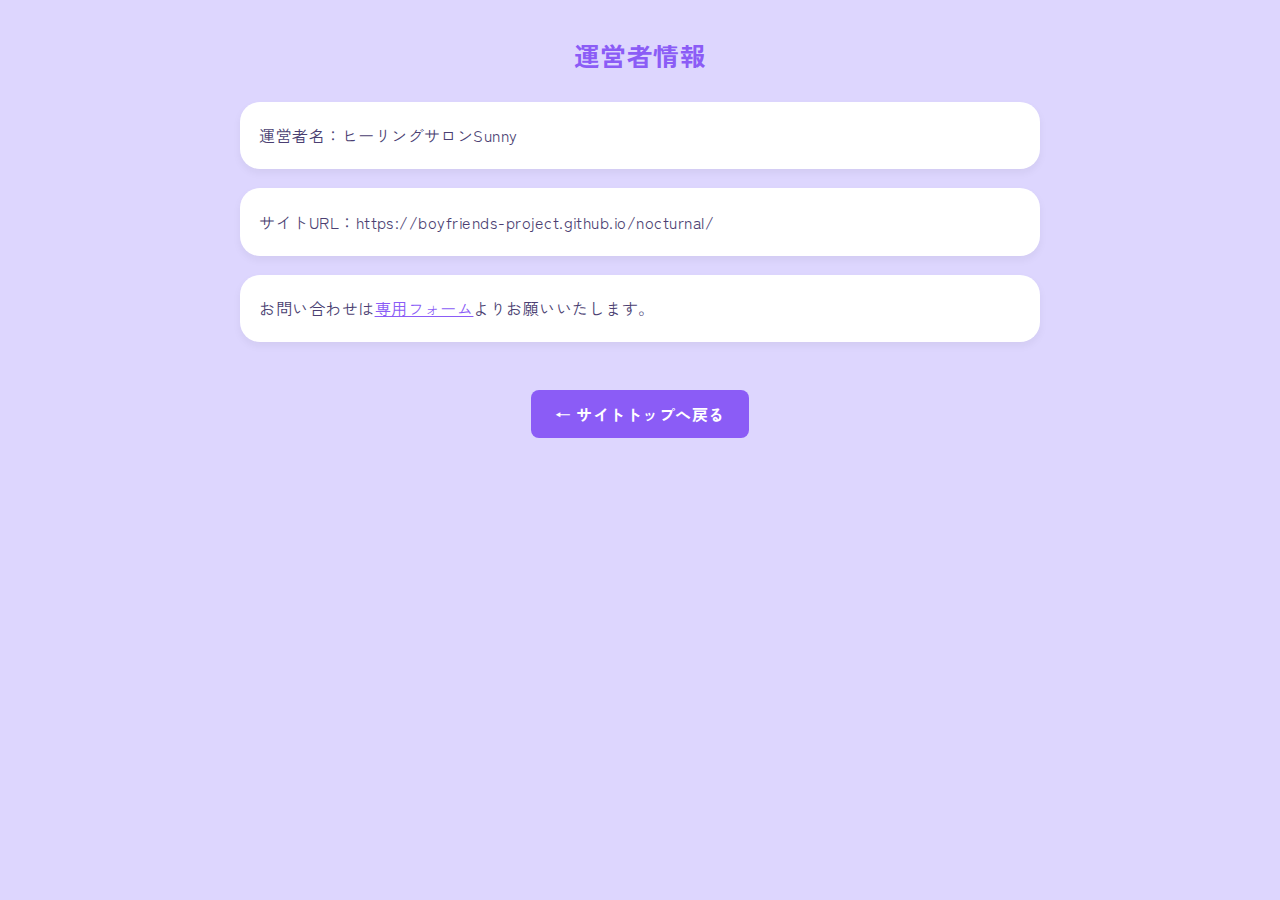
<file: about.html>
<!DOCTYPE html>
<html lang="ja">
<head>

<!-- フォント読み込み -->
<link href="https://fonts.googleapis.com/css2?family=Zen+Kaku+Gothic+New&display=swap" rel="stylesheet">

<!-- Google tag (gtag.js) -->
<script async src="https://www.googletagmanager.com/gtag/js?id=G-587TGTD330"></script>
<script>
  window.dataLayer = window.dataLayer || [];
  function gtag(){dataLayer.push(arguments);}
  gtag('js', new Date());

  gtag('config', 'G-587TGTD330');
</script>
 <meta name="viewport" content="width=device-width,initial-scale=1.0">

 <link rel="stylesheet" href="./css/style.css" />
 <title>運営者情報</title>

<base href="https://boyfriends-project.github.io/nocturnal/">

</head>
<body class="legal-page">


<h2>運営者情報</h2>
<p>運営者名：ヒーリングサロンSunny</p>
<!-- <p>連絡先：https://docs.google.com/forms/d/e/1FAIpQLSfxAnNobYeng3jB77mChCC7NysuTHdL9HEjnD8gDi39-49C1w/viewform?usp=preview</p> -->
<p>サイトURL：https://boyfriends-project.github.io/nocturnal/</p>
<p>お問い合わせは<a href="https://docs.google.com/forms/d/e/1FAIpQLSfxAnNobYeng3jB77mChCC7NysuTHdL9HEjnD8gDi39-49C1w/viewform?usp=preview">専用フォーム</a>よりお願いいたします。</p>

<div class="back-to-top">
  <a href="index.html">← サイトトップへ戻る</a>
</div>


</body>
</html>
</file>
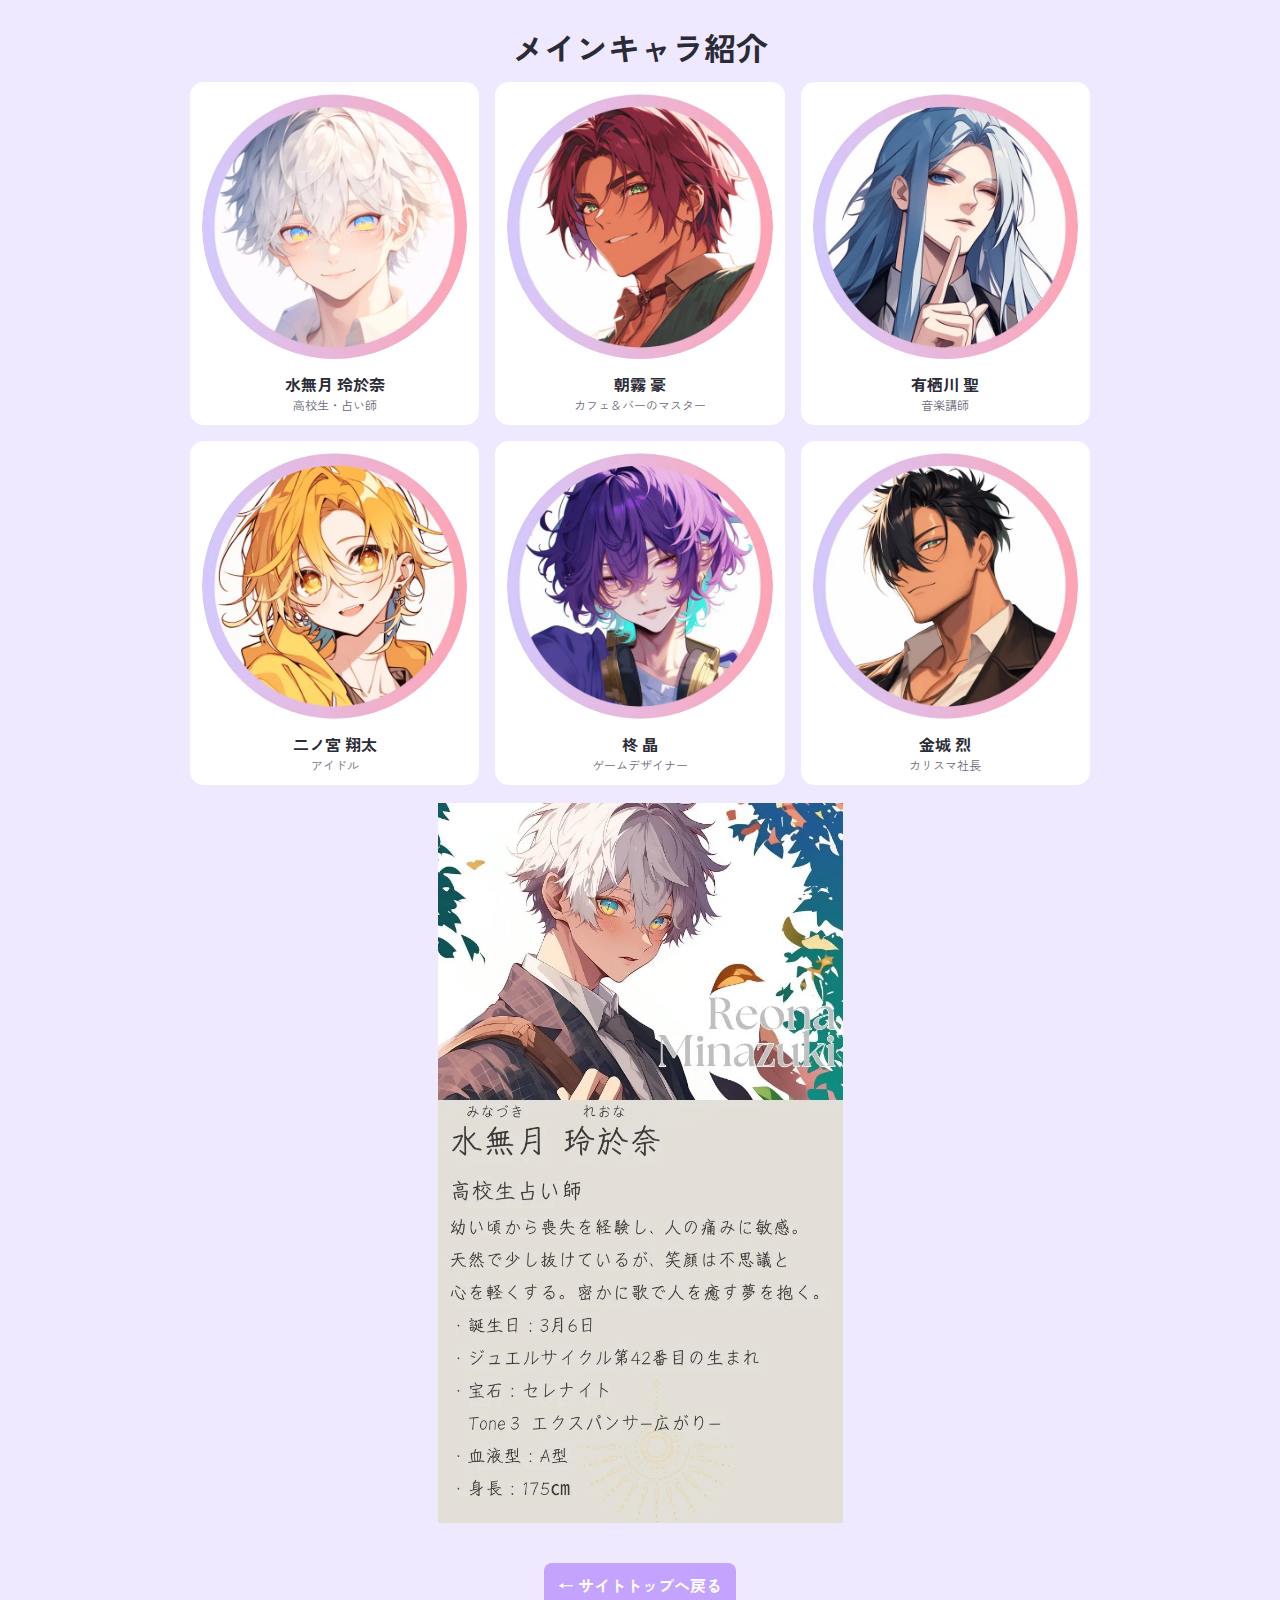
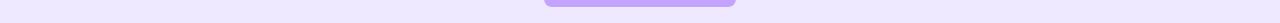
<file: char.html>
<!DOCTYPE html>
<html lang="ja">
<head>
<meta charset="UTF-8" />
<meta name="viewport" content="width=device-width,initial-scale=1" />
<title>メインキャラ紹介</title>
<link href="https://fonts.googleapis.com/css2?family=Zen+Kaku+Gothic+New&display=swap" rel="stylesheet">
<style>
  :root{
--bg:#efe9ff;
--fg:#2b2b36;
--muted:#6b6b7a;
--card:#fff;--ring:#ff6bb3
}
  body{
margin:0;
background:var(--bg);
color:var(--fg);
font-family:"Zen Kaku Gothic New",system-ui,sans-serif
}
  .wrap{
max-width:1100px;
margin:auto;
padding:24px
}
  h1{
margin:0 0 12px;text-align:center;
font-size:clamp(22px,3.6vw,32px)
}

  /* === グリッド：PCでの余白を吸収してキレイに === */
.grid{
  display: grid;
  grid-template-columns: repeat(3, 1fr);
  gap: 1rem;
  max-width: 900px;   /* 好みに応じて調整 */
  margin: 0 auto;
}
@media (max-width:760px){
  .grid{ grid-template-columns: repeat(2, 1fr);
}
  .poster {
    height: auto;
    max-height: 70vh; /* 画面をはみ出さないようにする */
  }
}

/* === カード === */
.card{
  background:var(--card);
  border-radius:14px;
  padding:12px;
  text-align:center;
  position: relative;
  cursor: pointer;
}
/* 600x800（3:4）→ 円形トリミング。中央を活かすためobject-position中央 */
.thumbWrap{
  aspect-ratio:1/1;
  border-radius:999px;
  padding:0;
  background:none;
}
  .thumb{
width:100%;
height:100%;
object-fit:cover;
border-radius:999px;
cursor:pointer;
background:none;
}
/* テキスト */
.name{
margin:8px 0 0;
font-weight:700
}
.role{
margin:0;
color:var(--muted);
font-size:12px
}

  .card[aria-selected="true"] .thumbWrap{
   outline: none;
}
/* プレビュー枠：画像サイズに合わせて横幅だけ制限 */
.preview{
  margin:18px auto 0;
  background:var(--card);
  border-radius:14px;
  padding:12px;                /* 枠を付けたいなら残す。不要なら 0 */
  max-width: min(720px, 70vw); /* 画像実寸＋余白に近い値に抑える */
  padding:0; background:transparent;
}
/* 画像は枠いっぱいで自動縮小 */
.poster{
  display:block;
  width:100%;
  aspect-ratio: 9 / 16;  /* 720×1280の比率を保持 */
  height:auto;           /* 高さは比率から自動計算 */
  object-fit: contain;   /* 画像を切らない */
  border-radius:10px;
  max-height:80vh;       /* 画面より長すぎるのを防止（PCで有効） */
  margin-inline:auto;
}
/* === ボタン === */
.dlBtn{
  appearance:none;
  border-radius:8px;
  padding:10px 14px;
  background:#c4a3ff;
  color:#fff;
  font-weight:700;
  text-decoration:none;
  display:inline-flex;
  gap:5px;
  align-items:center
}
p { text-align: center;
}
/* カード全体で選択表示（角丸に沿う） */
.card{
  position: relative;
  cursor: pointer;            /* カード全体がクリックできる */
}


/* キーボード操作の見やすさ */
.card:focus-visible{
  outline: 3px solid var(--ring);
  outline-offset: 2px;
  box-shadow: none; /* 重複を避ける */
}

/* 画像側のカーソルは不要 */
.thumb{
  width:100%;
  height:100%;
  object-fit:cover;
  object-position:center;
  border-radius:999px;
  background:none;
  cursor: default; /* 画像自体はクリック感を消す（カード全体がクリック） */
}

</style>

<base href="https://boyfriends-project.github.io/nocturnal/">

</head>
<body>
<main class="wrap">
  <h1>メインキャラ紹介</h1>

  <!-- サムネグリッド -->
  <div id="grid" class="grid" role="list"></div>

  <!-- 1枚だけ表示するプレビュー（初期は水無月） -->
  <section class="preview">
    <img id="poster" class="poster" alt="皆月レオナのプロフィール画像" loading="lazy">
  </section>
</main>

<script>
(() => {
  // パス（調整してね）
  const THUMBS = "./images/main/thumbs";     // 円形サムネ
  const POSTERS = "./images/main/posters";   // 750x1080 など大きい画像

  // 6人分
  const C = [
    { id:"reona", name:"水無月 玲於奈", role:"高校生・占い師",  thumb:"minazuki.webp",  poster:"minazuki_750x1080.webp" },
    { id:"akira", name:"朝霧 豪", role:"カフェ＆バーのマスター",        thumb:"asagiri.webp",  poster:"asagiri_750x1080.webp" },
    { id:"sora",  name:"有栖川 聖",   role:"音楽講師",          thumb:"arisugawa.webp",   poster:"arisugawa_750x1080.webp" },
    { id:"shin",  name:"二ノ宮 翔太",   role:"アイドル",        thumb:"ninomiya.webp",   poster:"ninomiya_750x1080.webp" },
    { id:"haru",  name:"柊 晶",   role:"ゲームデザイナー",          thumb:"hiiragi.webp",   poster:"hiiragi_750x1080.webp" },
    { id:"ryu",   name:"金城 烈", role:"カリスマ社長",    thumb:"kaneshiro.webp",    poster:"kaneshiro_750x1080.webp" },
  ];

  const grid = document.getElementById("grid");
  const poster = document.getElementById("poster");

 // アクセシビリティ：gridにリストの役割を付与（任意）
  grid?.setAttribute("role","list");

  // カード生成
  C.forEach((p,i)=>{
    const card = document.createElement("section");
    card.className = "card";
    card.setAttribute("role","listitem");
    card.tabIndex = 0; // キーボード選択可
    card.dataset.id = p.id;
    card.dataset.poster = `${POSTERS}/${p.poster}`;
    card.dataset.alt = `${p.name}のプロフィール画像`;
    card.innerHTML = `
      <div class="thumbWrap">
        <img class="thumb" src="${THUMBS}/${p.thumb}" alt="${p.name}" loading="lazy">
      </div>
      <p class="name">${p.name}</p>
      <p class="role">${p.role}</p>
    `;
    if(i===0) card.setAttribute("aria-selected","true"); // 初期選択
    grid.appendChild(card);
  });

 // 初期プレビュー
  poster.src = grid.querySelector(".card")?.dataset.poster || "";
  poster.alt = grid.querySelector(".card")?.dataset.alt || "";

 // 共通：選択処理
  function selectCard(card){
    if(!card) return;
    poster.src = card.dataset.poster;
    poster.alt = card.dataset.alt;
    grid.querySelectorAll(".card[aria-selected]").forEach(c=>c.removeAttribute("aria-selected"));
    card.setAttribute("aria-selected","true");
    document.querySelector(".preview")?.scrollIntoView({behavior:"smooth", block:"start"});
  }

  // クリック：カード全体で反応
  grid.addEventListener("click", e=>{
    const card = e.target.closest(".card");
    if(!card || !grid.contains(card)) return;
    selectCard(card);
  });

  // キーボード（Enter / Space）
  grid.addEventListener("keydown", e=>{
    if((e.key === "Enter" || e.key === " ") && e.target.closest(".card")){
      e.preventDefault();
      selectCard(e.target.closest(".card"));
    }
  });
})();
</script>

<p>
  <a class="dlBtn" href="./index.html">← サイトトップへ戻る</a>

</p>
</body>
</html>
</file>
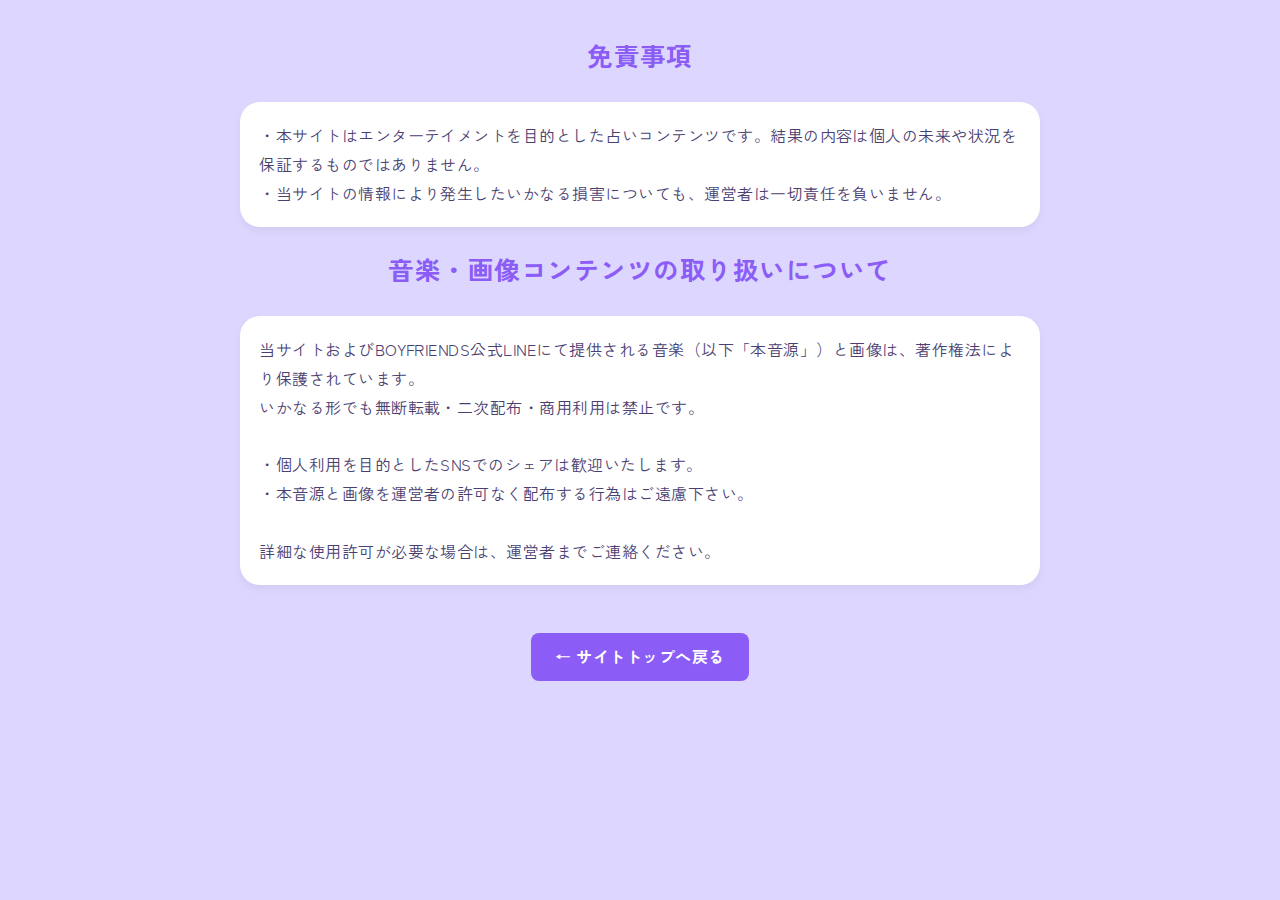
<file: disclaimer.html>
<!DOCTYPE html>
<html lang="ja">
<head>

<!-- フォント読み込み -->
<link href="https://fonts.googleapis.com/css2?family=Zen+Kaku+Gothic+New&display=swap" rel="stylesheet">

<!-- Google tag (gtag.js) -->
<script async src="https://www.googletagmanager.com/gtag/js?id=G-587TGTD330"></script>
<script>
  window.dataLayer = window.dataLayer || [];
  function gtag(){dataLayer.push(arguments);}
  gtag('js', new Date());

  gtag('config', 'G-587TGTD330');
</script>

<meta name="viewport" content="width=device-width,initial-scale=1.0">

  <link rel="stylesheet" href="./css/style.css" />
  <title>特定商取引法に基づく表記</title>

<base href="https://boyfriends-project.github.io/nocturnal/">

</head>
<body class="legal-page">

<h2>免責事項</h2>
<p>・本サイトはエンターテイメントを目的とした占いコンテンツです。結果の内容は個人の未来や状況を保証するものではありません。<br>
・当サイトの情報により発生したいかなる損害についても、運営者は一切責任を負いません。</p>

<h2>音楽・画像コンテンツの取り扱いについて</h2>
<p>当サイトおよびBOYFRIENDS公式LINEにて提供される音楽（以下「本音源」）と画像は、著作権法により保護されています。<br>
いかなる形でも無断転載・二次配布・商用利用は禁止です。<br><br>
・個人利用を目的としたSNSでのシェアは歓迎いたします。<br>
・本音源と画像を運営者の許可なく配布する行為はご遠慮下さい。<br><br>

詳細な使用許可が必要な場合は、運営者までご連絡ください。</p>


<div class="back-to-top">
  <a href="index.html">← サイトトップへ戻る</a>
</div>

</body>
</html>
</file>
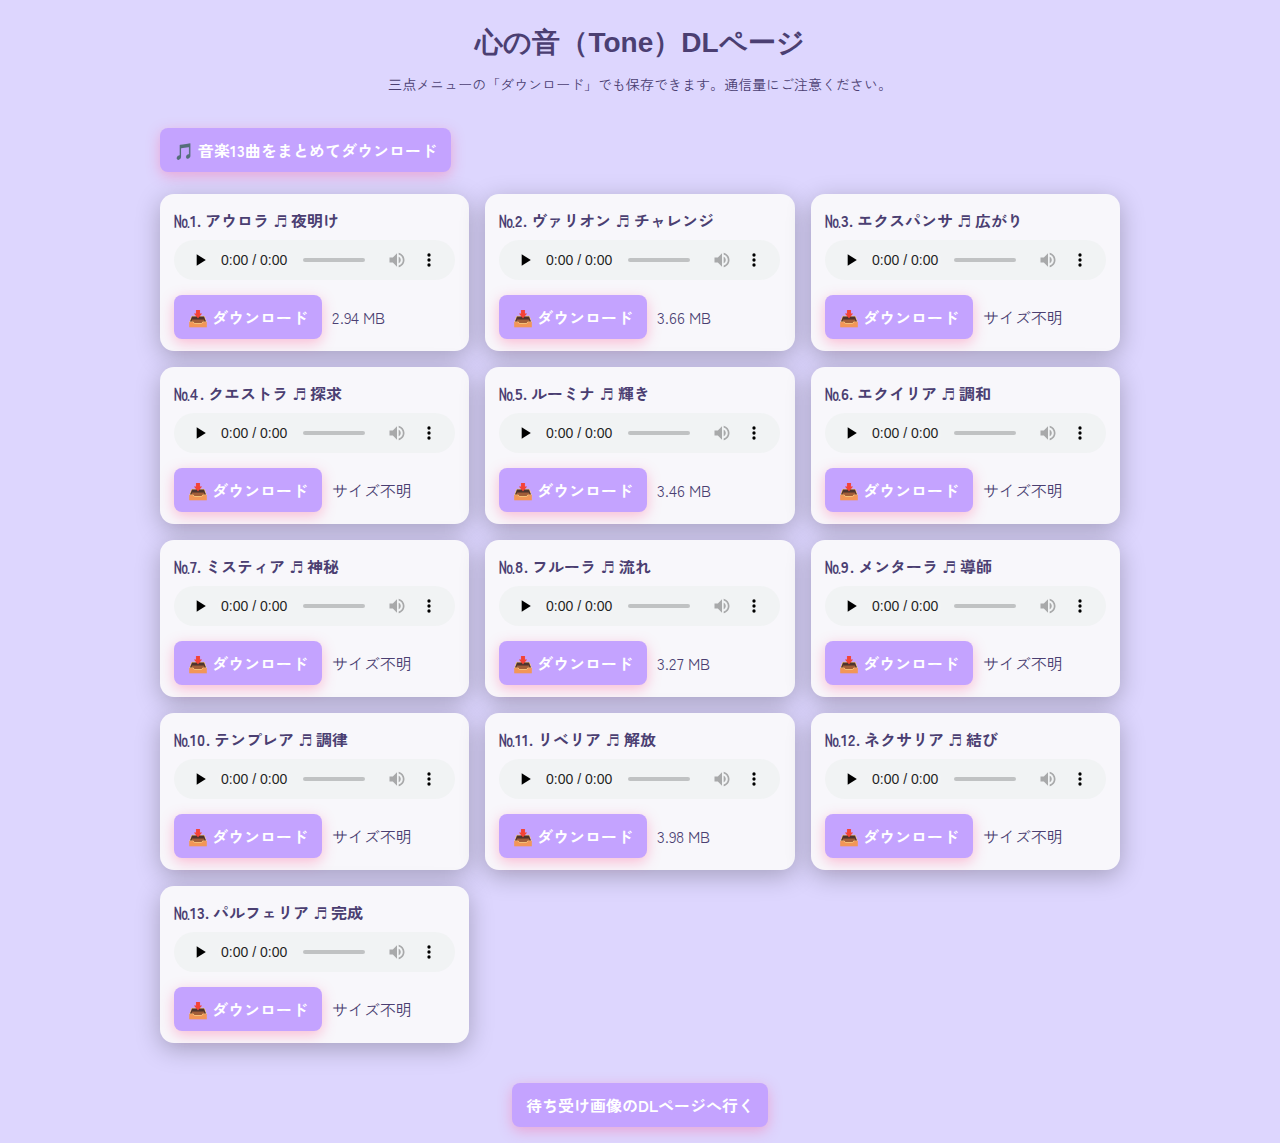
<file: dl_music.html>
<!DOCTYPE html>
<html lang="ja">
<head>
  <meta charset="UTF-8">
<!-- フォント読み込み -->
<link href="https://fonts.googleapis.com/css2?family=Zen+Kaku+Gothic+New&display=swap" rel="stylesheet">

<title>特典DLページ</title>

<style>
    :root {
      --bg:#ddd6fe; --fg:#4b3f72; --acc:#e0aaff; --muted:#4b3f72;
      --card:#f8f7fb;
    }
    body{
margin:0;font-family: "Zen Kaku Gothic New", 
system-ui, 
sans-serif;
background:var(--bg);
color:var(--fg);
}

 h1 { 
      margin-bottom: 20px;
      text-align: center;
      font-family: sans-serif;
      background: #ddd6fe;
      color: #4b3f72;
      text-align: center;
      margin: 0;
 }
p { text-align: center;
}
    .gallery {
      display: grid;
      grid-template-columns: repeat(auto-fit, minmax(150px, 1fr));
      gap: 15px;
    }

    .wrap{max-width:960px;margin:auto;padding:24px}
    h1{font-size:clamp(20px,3.8vw,28px);margin:0 0 12px}
    .lead{color:var(--muted);margin:0 0 20px;font-size:14px}
    /* レスポンシブ・グリッド */
    .toneGrid{
      display:grid;gap:16px;
      grid-template-columns:repeat(auto-fit, minmax(260px,1fr));
    }
    .toneCard{
      background:var(--card);border-radius:14px;padding:14px 14px 12px;
      box-shadow:0 6px 24px rgba(0,0,0,.25);
    }
    .toneTitle{margin:0 0 8px;font-weight:700;font-size:16px}
    audio{width:100%;height:40px}
    .actions{display:flex;gap:10px;align-items:center;justify-content:flex-start;margin-top:10px}
    .dlBtn{
      appearance:none;border:0;border-radius:8px;padding:10px 14px;
      background:#c4a3ff;color:#fff;font-weight:700;text-decoration:none;
      display:inline-flex;gap:5px;align-items:center;box-shadow:0 4px 14px rgba(255,77,141,.35)
    }
    .size{font-size:12px;color:var(--muted)}
    /* スマホ余白最適化 */
    @media (max-width:480px){
      .wrap{padding:18px}
      .toneTitle{font-size:15px}
    }
.bulk-download{margin:14px 0 22px}
.bulk-download {display:inline-flex;align-items:center;gap:.5rem}

#download:hover,
.dlBtn:hover {
  background: #e73370;
}

  </style>


<!-- Google tag (gtag.js) -->
<script async src="https://www.googletagmanager.com/gtag/js?id=G-587TGTD330"></script>
<script>
  window.dataLayer = window.dataLayer || [];
  function gtag(){dataLayer.push(arguments);}
  gtag('js', new Date());

  gtag('config', 'G-587TGTD330');
</script>

  <meta name="viewport" content="width=device-width,initial-scale=1.0">
<base href="https://boyfriends-project.github.io/nocturnal/">
  
</head>

<body>

 <main class="wrap" id="toneDL">

    <h1>心の音（Tone）DLページ</h1>
    <p class="lead">三点メニューの「ダウンロード」でも保存できます。通信量にご注意ください。</p>

<div class="bulk-download">
  <a class="dlBtn" href="./audio/tone_all.zip" download>
    🎵 音楽13曲をまとめてダウンロード
  </a>
</div>
    <div class="toneGrid" id="toneGrid"></div>
  </main>

<!-- このページ専用JS（IIFEで外部へ漏らさない） -->
  <script>
function formatFileSize(bytes){ return `${(bytes/1024/1024).toFixed(2)} MB`; }
async function getFileSize(url){
  const r = await fetch(url,{method:"HEAD"});
  const s = r.headers.get("Content-Length");
  return s ? formatFileSize(+s) : "サイズ不明";
}

// 例：トーンカード作成時に使う
const AUDIO_BASE = "./audio";

    const tones = [
      { no:1,  name:"アウロラ",   meaning:"夜明け" },
      { no:2,  name:"ヴァリオン", meaning:"チャレンジ" },
      { no:3,  name:"エクスパンサ", meaning:"広がり" },
      { no:4,  name:"クエストラ", meaning:"探求" },
      { no:5,  name:"ルーミナ",   meaning:"輝き" },
      { no:6,  name:"エクイリア", meaning:"調和" },
      { no:7,  name:"ミスティア", meaning:"神秘" },
      { no:8,  name:"フルーラ",   meaning:"流れ" },
      { no:9,  name:"メンターラ", meaning:"導師" },
      { no:10, name:"テンプレア", meaning:"調律" },
      { no:11, name:"リベリア",   meaning:"解放" },
      { no:12, name:"ネクサリア", meaning:"結び" },
      { no:13, name:"パルフェリア", meaning:"完成" },
    ];

    const grid = document.getElementById("toneGrid");

tones.forEach(t=>{
  const src = `${AUDIO_BASE}/tone${t.no}.mp3`;

  const card = document.createElement("section");
  card.className = "toneCard";
  card.innerHTML = `
    <h2 class="toneTitle">№${t.no}. ${t.name} ♬ ${t.meaning}</h2>
    <audio controls preload="none" src="${src}"></audio>
    <div class="actions">
      <a class="dlBtn" href="${src}" download data-dl="1">📥 ダウンロード</a>
      <span class="fileSize">計測中…</span>
    </div>`;
  grid.appendChild(card);                 // ← ここで順番に追加

  // サイズはあとで埋める
  getFileSize(src).then(size=>{
    card.querySelector(".fileSize").textContent = size;
  }).catch(()=>{ card.querySelector(".fileSize").textContent = "サイズ不明"; });
});



// 追加 or 置き換え（ページ末尾に）
  (function(){
    function fileNameFrom(path, fallback="download.bin"){
      try { return decodeURIComponent((path.split("/").pop()||"").split("?")[0]) || fallback; }
      catch { return fallback; }
    }
    async function forceDownload(url, filename){
      const res = await fetch(url, { cache: "no-store" });
      if (!res.ok) throw new Error(`HTTP ${res.status}`);
      const blob = await res.blob();
      const blobUrl = URL.createObjectURL(blob);
      const a = document.createElement("a");
      a.href = blobUrl;
      a.download = filename;
      document.body.appendChild(a);
      a.click();
      a.remove();
      URL.revokeObjectURL(blobUrl);
    }

    // すべての曲DLボタン（data-dl="1"）を“強制DL”に統一
    document.querySelectorAll('a.dlBtn[data-dl="1"][href]').forEach(a => {
      if (a.dataset.bound === "1") return;
      a.dataset.bound = "1";
      a.addEventListener("click", async (e) => {
        e.preventDefault(); // 既定の遷移/再生を止める（Chrome/LINE問わず）
        const url = a.href;
        const label = a.textContent;
        a.textContent = "⏳ 準備中…";
        a.style.pointerEvents = "none";
        try {
          await forceDownload(url, fileNameFrom(url));
          a.textContent = "✅ ダウンロード開始";
        } catch (err) {
          console.error(err);
          a.textContent = "⚠️ ダウンロードできません";
        } finally {
          setTimeout(() => {
            a.textContent = label;
            a.style.pointerEvents = "";
          }, 1500);
        }
      }, { passive:false });
    });
  })();
</script>
<p>
  <a class="dlBtn" a href="dl_wallpaper.html">待ち受け画像のDLページへ行く</a>
</p>
</body>
</html>
</file>
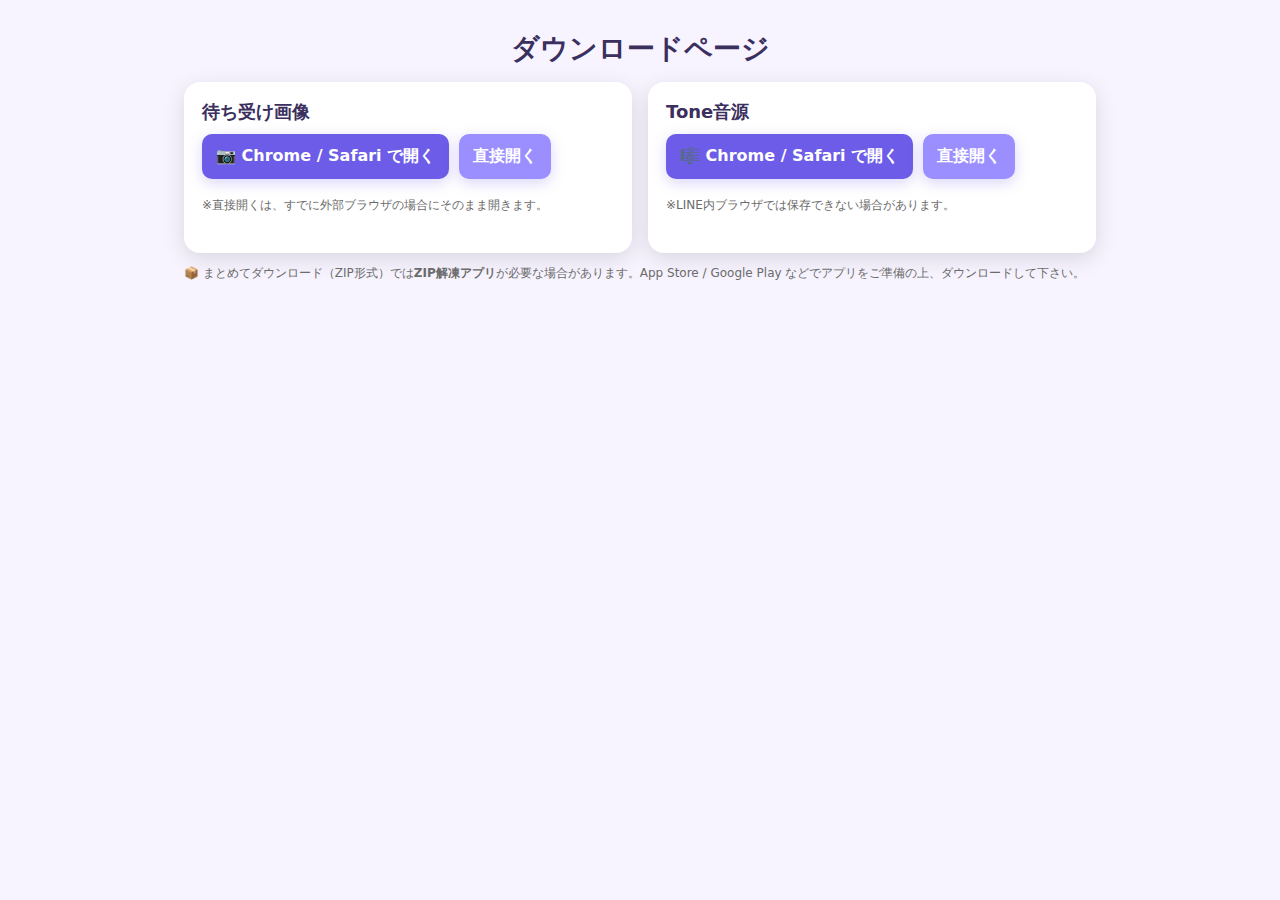
<file: friends_present.html>
<!DOCTYPE html>
<html lang="ja">
<head>
<meta charset="UTF-8" />
<meta name="viewport" content="width=device-width, initial-scale=1.0"/>
<title>ダウンロードページ</title>
<base href="https://boyfriends-project.github.io/nocturnal/">

<style>
  :root{
    --bg:#f7f4ff; --fg:#3b2f5e; --acc:#6c5ce7; --acc2:#9b8eff;
    --muted:#6b6b6b; --card:#ffffff; --warnBg:#fff3cd; --warnBd:#ffecb5; --warnFg:#664d03;
  }
  *{box-sizing:border-box}
  body{
    margin:0;
    background:var(--bg);
    color:var(--fg);
    font-family: system-ui, -apple-system, "Segoe UI", Roboto,
      "Hiragino Kaku Gothic ProN","Noto Sans JP", sans-serif;
  }
  .wrap{max-width:960px;margin:auto;padding:24px}
  h1{font-size:clamp(20px,4.5vw,28px);margin:6px 0 14px;text-align:center}
  .lead{color:var(--muted);text-align:center;margin:0 0 16px;font-size:14px}

  .note{
    display:none;
    background:var(--warnBg); color:var(--warnFg);
    border:1px solid var(--warnBd); border-radius:12px;
    padding:12px 14px; font-size:14px; margin:10px 0 18px
  }

  .grid{display:grid;gap:16px;grid-template-columns:repeat(auto-fit,minmax(260px,1fr))}
  .card{
    background:var(--card); border-radius:16px; padding:18px;
    box-shadow:0 6px 22px rgba(0,0,0,.12)
  }
  .card h2{margin:0 0 10px;font-size:18px}
  .help{font-size:12px;color:var(--muted);margin-top:8px}

  .row{
display:flex;gap:10px;
flex-wrap:wrap;
margin-top:10px;
}
  .btn{
    appearance:none; border:0; border-radius:10px; cursor:pointer;
    background:var(--acc); color:#fff; font-weight:700;
    padding:12px 14px; display:inline-flex; gap:.5rem; align-items:center;
    text-decoration:none; box-shadow:0 4px 14px rgba(108,92,231,.25)
  }
  .btn.secondary{ background:var(--acc2) }
  .btn:disabled{ opacity:.6; pointer-events:none }
  .mini{ font-size:12px; color:var(--muted); margin-top:12px }

  @media (max-width:480px){
    .wrap{padding:18px}
  }
</style>
</head>
<body>
<main class="wrap">
  <h1>ダウンロードページ</h1>


  <div id="lineNote" class="note" style="display:none">
      LINEアプリ内では保存できないことがあります。<br>
      ボタンを押すと <strong>外部ブラウザ（Chrome / Safari）で開く</strong>のを試みます。<br>
      うまくいかない場合は、画面のメニューから「外部ブラウザ（またはデフォルトのブラウザ）で開く」を選んでください。
    </div>

  <section class="grid">

    <article class="card">
      <h2>待ち受け画像</h2>

      <div class="row">
        <a id="btn-wall" class="btn">📷 Chrome / Safari で開く</a>
	<a href="dl_wallpaper.html" class="btn secondary">直接開く</a>
	<div class="help">※直接開くは、すでに外部ブラウザの場合にそのまま開きます。</div>
      </div>
      
　    </article>

    <article class="card">
      <h2>Tone音源</h2>
      <div class="row">
        <a id="btn-music" class="btn">🎼 Chrome / Safari で開く</a>
	<a href="dl_music.html" class="btn secondary">直接開く</a>
        <div class="help">※LINE内ブラウザでは保存できない場合があります。</div>
	</div>

    </article>
  </section>

  <p class="mini">
📦 まとめてダウンロード（ZIP形式）では<strong>ZIP解凍アプリ</strong>が必要な場合があります。App Store / Google Play などでアプリをご準備の上、ダウンロードして下さい。
  </p>
</main>

<script>
(function(){
  const UA = navigator.userAgent || "";
  const isLINE = /Line\//i.test(UA);
  const isAndroid = /Android/i.test(UA);
  const isIOS = /iPhone|iPad|iPod/i.test(UA);

  // それぞれの遷移先（必要なら絶対URLに変更可）
  const urlWall  = "https://boyfriends-project.github.io/nocturnal/dl_wallpaper.html";
  const urlMusic = "https://boyfriends-project.github.io/nocturnal/dl_music.html";

  // LINE内なら注意ボックス表示
  if (isLINE) document.getElementById("lineNote").style.display = "block";

  // 外部ブラウザ起動を“試みる”（失敗時は通常URLへフォールバック）
  function tryOpenExternal(targetUrl){
    if (isAndroid) {
      const intentUrl =
        "intent://" + targetUrl.replace(/^https?:\/\//,'') +
        "#Intent;scheme=" + (targetUrl.startsWith("https") ? "https" : "http") +
        ";package=com.android.chrome;end";
      location.href = intentUrl;
      setTimeout(() => { location.href = targetUrl; }, 800);
    } else if (isIOS) {
      const scheme = targetUrl.startsWith("https") ? "googlechromes://" : "googlechrome://";
      const chromeUrl = scheme + targetUrl.replace(/^https?:\/\//,'');
      location.href = chromeUrl;
      setTimeout(() => { location.href = targetUrl; }, 800);
    } else {
      window.open(targetUrl, "_blank");
    }
  }

  document.getElementById("btn-wall").addEventListener("click", (e)=>{
    e.preventDefault(); tryOpenExternal(urlWall);
  });
  document.getElementById("btn-music").addEventListener("click", (e)=>{
    e.preventDefault(); tryOpenExternal(urlMusic);
  });
})();
</script>
</body>
</html>
</file>
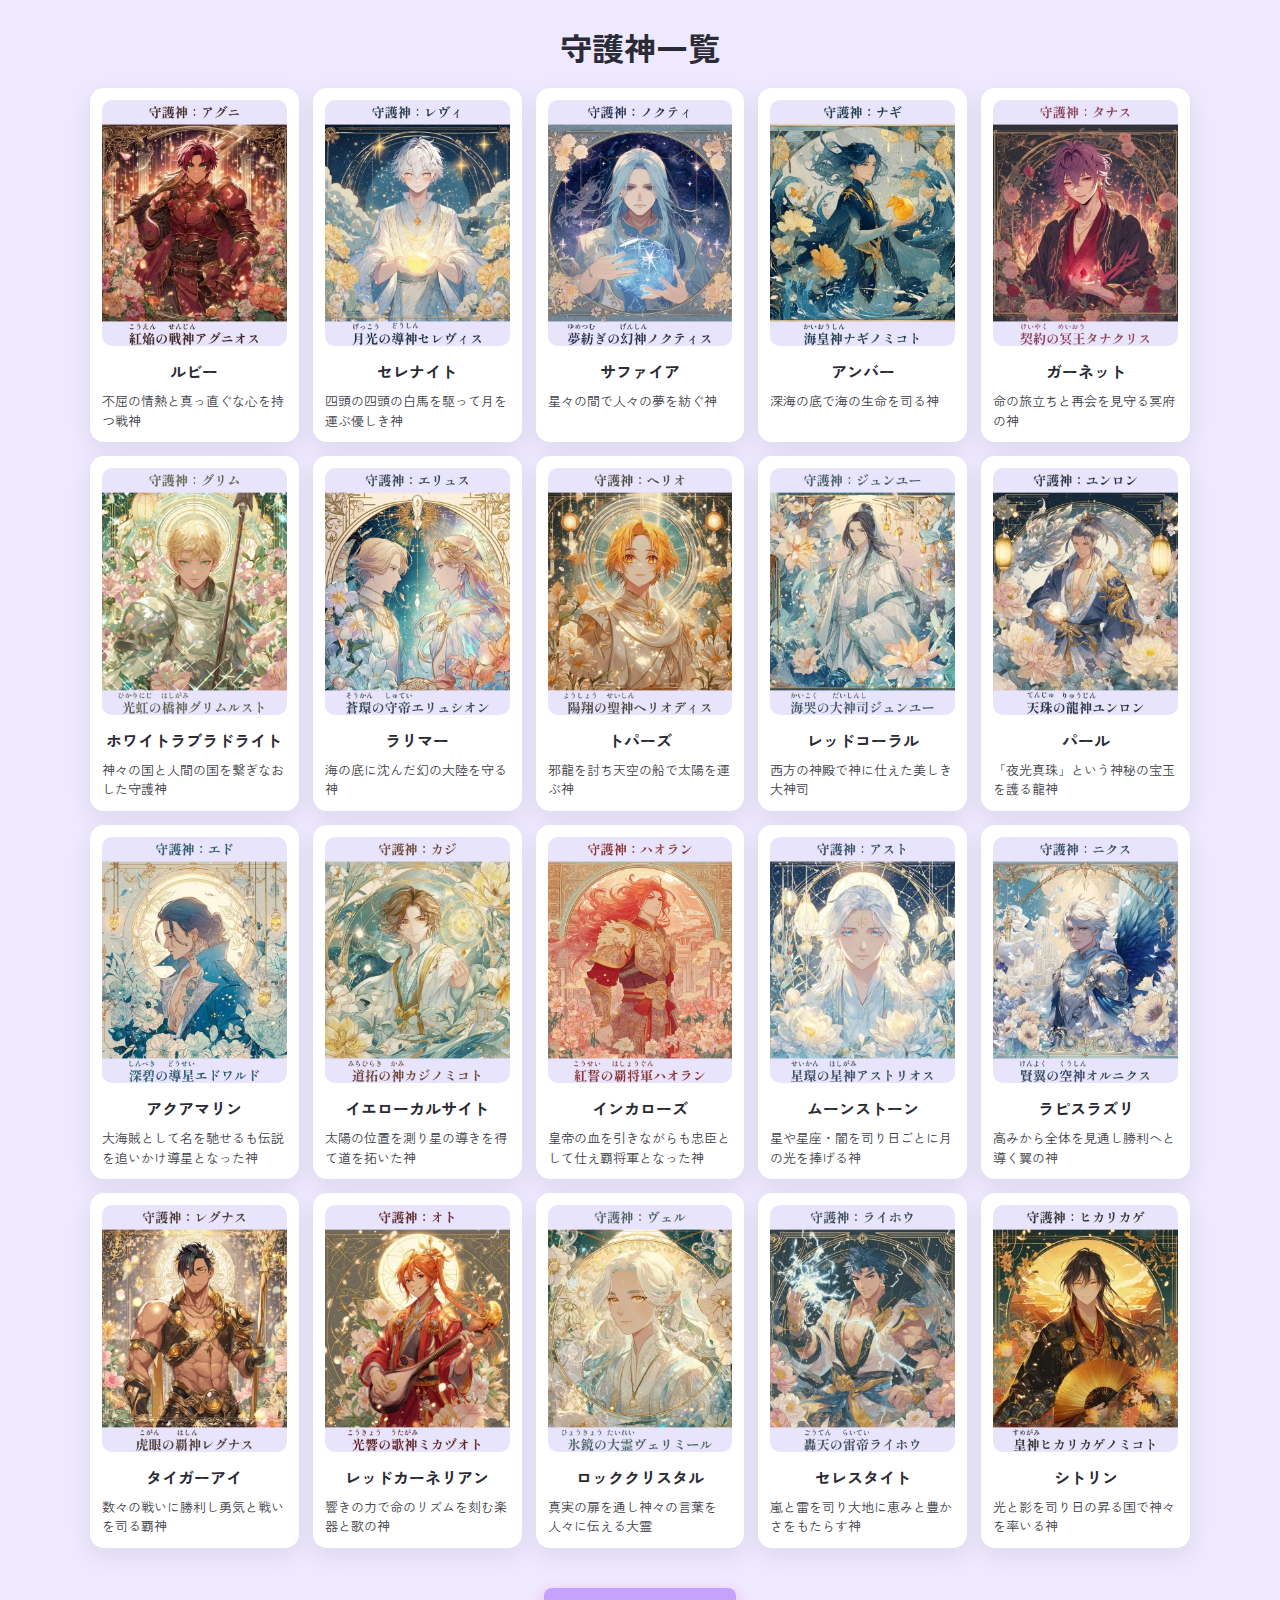
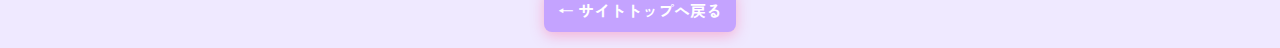
<file: gods.html>
<!DOCTYPE html>
<html lang="ja">
<head>
<meta charset="UTF-8" />
<meta name="viewport" content="width=device-width, initial-scale=1" />
<title>神さま一覧</title>
<link href="https://fonts.googleapis.com/css2?family=Zen+Kaku+Gothic+New&display=swap" rel="stylesheet">
<style>
  :root{ --bg:#efe9ff; --fg:#2b2b36; --muted:#6b6b7a; --card:#fff; }
  body{margin:0;background:var(--bg);color:var(--fg);font-family:"Zen Kaku Gothic New",system-ui,sans-serif}
  .wrap{max-width:1100px;margin:auto;padding:24px}
  h1{margin:0 0 12px;font-size:clamp(22px,3.6vw,32px);text-align:center}
  .lead{margin:0 0 18px;text-align:center;color:var(--muted);font-size:14px}

  /* グリッド一覧 */
  .grid{display:grid;gap:14px;grid-template-columns:repeat(auto-fit,minmax(180px,1fr))}
  .card{background:var(--card);border-radius:14px;box-shadow:0 8px 24px rgba(0,0,0,.08);padding:12px;text-align:center}
  .thumb{width:100%;aspect-ratio:3/4;object-fit:cover;border-radius:10px}
  .name{margin:8px 0 4px;font-weight:700}
  .sub{margin:0;color:var(--muted);font-size:12px}
  .desc{margin:8px 0 0;font-size:13px;line-height:1.5;color:#3f3f4a;text-align:left}

p { text-align: center;
}
    .dlBtn{
      appearance:none;border:0;border-radius:8px;padding:10px 14px;
      background:#c4a3ff;color:#fff;font-weight:700;text-decoration:none;
      display:inline-flex;gap:5px;align-items:center;box-shadow:0 4px 14px rgba(255,77,141,.35)
    }
.grid {
  display: grid;
  gap: 14px;
  grid-template-columns: repeat(auto-fit, minmax(180px, 1fr));
}

/* スマホは2列固定にしたい場合 */
@media (max-width: 640px) {
  .grid {
    grid-template-columns: 1fr 1fr;
  }
}

   
</style>

<base href="https://boyfriends-project.github.io/nocturnal/">

</head>
<body>
<main class="wrap">
  <h1>守護神一覧</h1>
  <p class="lead"></p>
  <div id="grid" class="grid"></div>
</main>

<script>
(() => {
  // 画像の置き場所（サムネ）。必要に応じて変えてね
  const THUMBS_BASE = "./images/god"; // 600px WebP推奨

  // 表示データ（例）— ここに20柱ぶん追加
  const GODS = [
    { id:1,  name:"ルビー", file:"ルビー神",
      desc:"不屈の情熱と真っ直ぐな心を持つ戦神" },
    { id:2,  name:"セレナイト", file:"セレナイト神",
      desc:"四頭の四頭の白馬を駆って月を運ぶ優しき神" },
    { id:3,  name:"サファイア", file:"サファイア神",
      desc:"星々の間で人々の夢を紡ぐ神" },
　　{ id:4,  name:"アンバー", file:"アンバー神",
      desc:"深海の底で海の生命を司る神" },
    { id:5,  name:"ガーネット", file:"ガーネット神",
      desc:"命の旅立ちと再会を見守る冥府の神" },
    { id:6,  name:"ホワイトラブラドライト", sub:"", file:"ホワイトラブラドライト神",
      desc:"神々の国と人間の国を繋ぎなおした守護神" },
    { id:7,  name:"ラリマー", file:"ラリマー神",
      desc:"海の底に沈んだ幻の大陸を守る神" },
    { id:8,  name:"トパーズ", file:"トパーズ神",
      desc:"邪龍を討ち天空の船で太陽を運ぶ神" },
    { id:9,  name:"レッドコーラル", file:"レッドコーラル神",
      desc:"西方の神殿で神に仕えた美しき大神司" },
　　{ id:10,  name:"パール", file:"パール神",
      desc:"「夜光真珠」という神秘の宝玉を護る龍神" },
    { id:11,  name:"アクアマリン", file:"アクアマリン神",
      desc:"大海賊として名を馳せるも伝説を追いかけ導星となった神" },
    { id:12,  name:"イエローカルサイト", file:"イエローカルサイト神",
      desc:"太陽の位置を測り星の導きを得て道を拓いた神" },
    { id:13,  name:"インカローズ", file:"インカローズ神",
      desc:"皇帝の血を引きながらも忠臣として仕え覇将軍となった神" },
    { id:14,  name:"ムーンストーン",  file:"ムーンストーン神",
      desc:"星や星座・闇を司り日ごとに月の光を捧げる神" },
    { id:15,  name:"ラピスラズリ",  file:"ラピスラズリ神",
      desc:"高みから全体を見通し勝利へと導く翼の神" },
　　{ id:16,  name:"タイガーアイ", file:"タイガーアイ神",
      desc:"数々の戦いに勝利し勇気と戦いを司る覇神" },
    { id:17,  name:"レッドカーネリアン", file:"レッドカーネリアン神",
      desc:"響きの力で命のリズムを刻む楽器と歌の神" },
    { id:18,  name:"ロッククリスタル",  file:"ロッククリスタル神",
      desc:"真実の扉を通し神々の言葉を人々に伝える大霊" },
　　{ id:19,  name:"セレスタイト", file:"セレスタイト神",
      desc:"嵐と雷を司り大地に恵みと豊かさをもたらす神" },
    { id:20,  name:"シトリン", file:"シトリン神",
      desc:"光と影を司り日の昇る国で神々を率いる神" },


    // ... id:4〜20 を同形式で追加（fileはサムネのファイル名）
  ];

  const grid = document.getElementById("grid");
  GODS.forEach(g => {
    const card = document.createElement("section");
    card.className = "card";
    const thumb = `${THUMBS_BASE}/${g.file}.webp`; // 拡張子が違うならここを変更
    card.innerHTML = `
      <img class="thumb" src="${thumb}" alt="${g.name}" loading="lazy">
      <p class="name">${g.name}</p>
      <p class="sub">${g.sub ?? ""}</p>
      <p class="desc">${g.desc ?? ""}</p>
    `;
    grid.appendChild(card);
  });
})();
</script>

<p>
  <a class="dlBtn" href="./index.html">← サイトトップへ戻る</a>

</p>

</body>
</html>
</file>
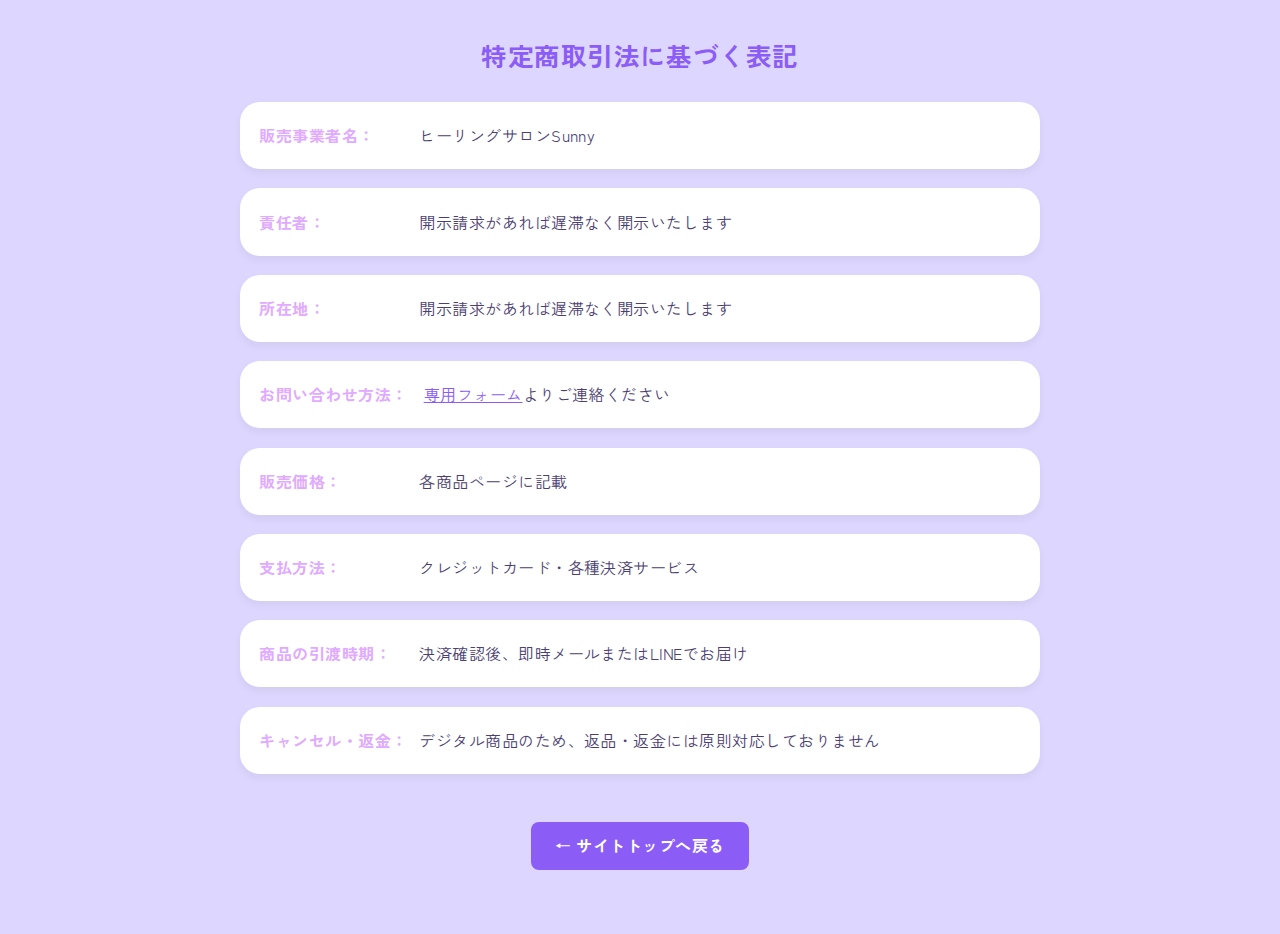
<file: legal.html>
<!DOCTYPE html>
<html lang="ja">
<head>

<!-- フォント読み込み -->
<link href="https://fonts.googleapis.com/css2?family=Zen+Kaku+Gothic+New&display=swap" rel="stylesheet">

<!-- Google tag (gtag.js) -->
<script async src="https://www.googletagmanager.com/gtag/js?id=G-587TGTD330"></script>
<script>
  window.dataLayer = window.dataLayer || [];
  function gtag(){dataLayer.push(arguments);}
  gtag('js', new Date());

  gtag('config', 'G-587TGTD330');
</script>
 <meta name="viewport" content="width=device-width,initial-scale=1.0">

  <link rel="stylesheet" href="./css/style.css" />

 <title>特定商取引法に基づく表記</title>

<base href="https://boyfriends-project.github.io/nocturnal/">

</head>
<body class="legal-page">

  <h2>特定商取引法に基づく表記</h2>
  <p><strong>販売事業者名：</strong>ヒーリングサロンSunny</p>
  <p><strong>責任者：</strong>開示請求があれば遅滞なく開示いたします</p>
  <p><strong>所在地：</strong>開示請求があれば遅滞なく開示いたします</p>
  <p><strong>お問い合わせ方法：</strong>
     <a href="https://docs.google.com/forms/d/e/1FAIpQLSfxAnNobYeng3jB77mChCC7NysuTHdL9HEjnD8gDi39-49C1w/viewform?usp=preview">専用フォーム</a>よりご連絡ください</p>
  <p><strong>販売価格：</strong>各商品ページに記載</p>
  <p><strong>支払方法：</strong>クレジットカード・各種決済サービス</p>
  <p><strong>商品の引渡時期：</strong>決済確認後、即時メールまたはLINEでお届け</p>
  <p><strong>キャンセル・返金：</strong>デジタル商品のため、返品・返金には原則対応しておりません</p>

<div class="back-to-top">
  <a href="index.html">← サイトトップへ戻る</a>
</div>

</body>
</html>
</file>
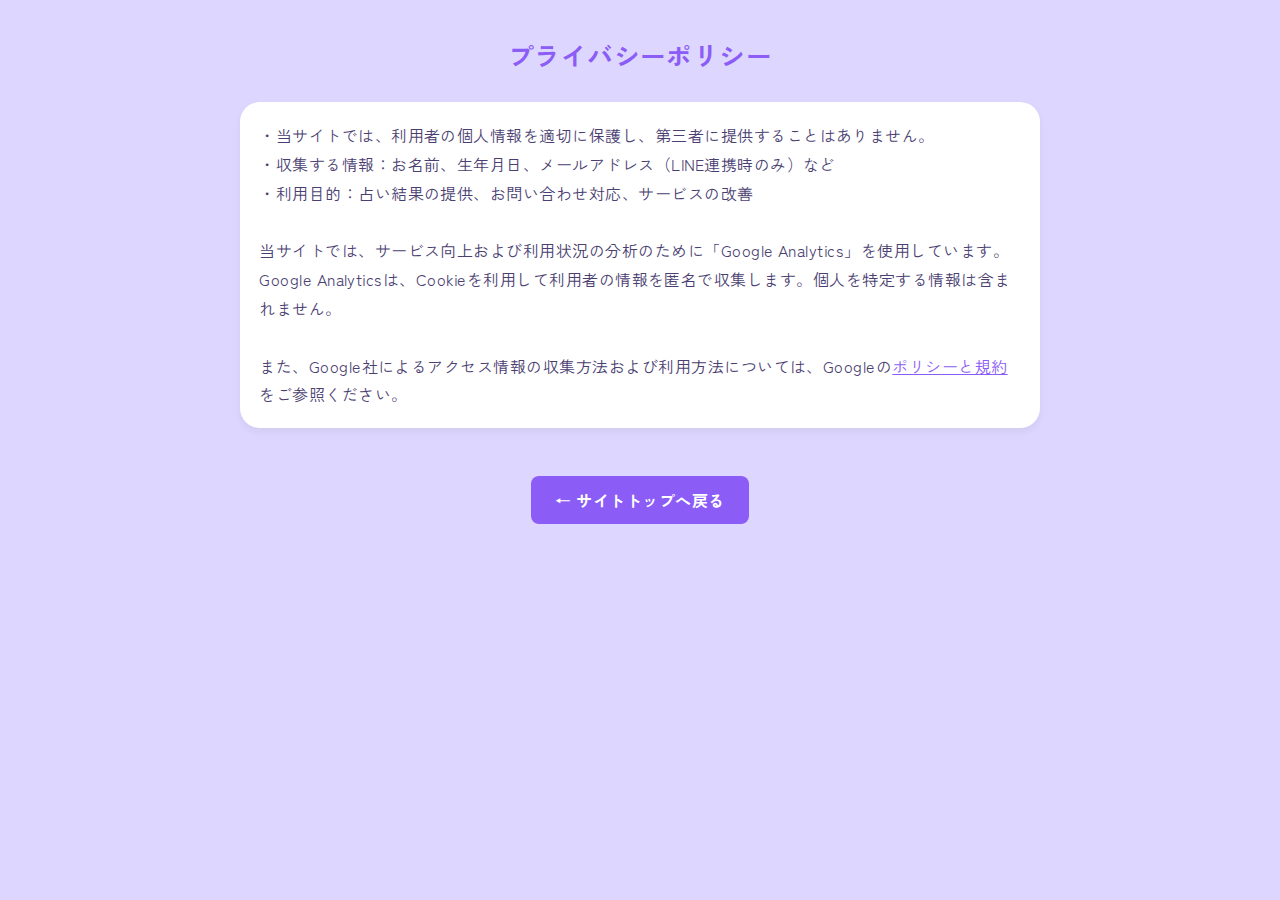
<file: privacy.html>
<!DOCTYPE html>
<html lang="ja">
<head>

<!-- フォント読み込み -->
<link href="https://fonts.googleapis.com/css2?family=Zen+Kaku+Gothic+New&display=swap" rel="stylesheet">

<!-- Google tag (gtag.js) -->
<script async src="https://www.googletagmanager.com/gtag/js?id=G-587TGTD330"></script>
<script>
  window.dataLayer = window.dataLayer || [];
  function gtag(){dataLayer.push(arguments);}
  gtag('js', new Date());

  gtag('config', 'G-587TGTD330');
</script>
 <meta name="viewport" content="width=device-width,initial-scale=1.0">

  <link rel="stylesheet" href="./css/style.css" />
  <title>プライバシーポリシー</title>

<base href="https://boyfriends-project.github.io/nocturnal/">

</head>
<body class="legal-page">

<h2>プライバシーポリシー</h2>
<p>・当サイトでは、利用者の個人情報を適切に保護し、第三者に提供することはありません。<br>
・収集する情報：お名前、生年月日、メールアドレス（LINE連携時のみ）など<br>
・利用目的：占い結果の提供、お問い合わせ対応、サービスの改善<br><br>
当サイトでは、サービス向上および利用状況の分析のために「Google Analytics」を使用しています。Google Analyticsは、Cookieを利用して利用者の情報を匿名で収集します。個人を特定する情報は含まれません。<br><br>

また、Google社によるアクセス情報の収集方法および利用方法については、Googleの<a href="https://policies.google.com/technologies/partner-sites?hl=ja" target="_blank">ポリシーと規約</a>をご参照ください。</p>

<div class="back-to-top">
  <a href="index.html">← サイトトップへ戻る</a>
</div>

</body>
</html>
</file>
<file: css/style.css>
/*==================================================
  SolarJewel 共通スタイルシート – v1.5 (2025‑07‑11)
  --------------------------------------------------
  - 古い .form-section 定義を完全に削除して重複を解消
  - タイトル下余白をさらに詰め (.4rem→.2rem)
  - 画像サイズ／メディアクエリは v1.4 のまま維持
==================================================*/

/* ---------- カラーパレット ---------- */
:root {
  --clr-bg:       #f8f7fb;  /* 背景：ほんのり藤色の白 */
  --clr-primary:  #8b5cf6;  /* メイン：ラベンダー寄り紫 */
  --clr-primary-dark: #6d28d9; /* 濃い紫：深みを足して引き締め */
  --clr-accent:   #e0aaff;  /* アクセント：淡いライラックピンク */
  --clr-text:     #4b3f72;  /* テキスト：やや落ち着いた紫がかった紺 */
  --clr-muted:    #9a8fbf;  /* 補助文字：淡いグレイッシュパープル */
  --clr-soft:     #ddd6fe;  /* 柔らか背景：藤色寄りの薄紫 */
  --radius-lg:20px; 
  --radius-sm:8px;
}

/* ---------- リセット & ベース ---------- */
*{box-sizing:border-box;
margin:0;padding:0;
}
html{scroll-behavior:smooth;
font-size:clamp(14px,2.5vw,17px);
} 

body {
  background: var(--clr-soft);
  color: var(--clr-text);
  font-family: -apple-system, BlinkMacSystemFont, "Segoe UI", Roboto,
               "Helvetica Neue", Arial, "Noto Sans JP", "Yu Gothic", "Helvetica", sans-serif;
  font-size: 16px;
  line-height: 1.7;
  letter-spacing: 0.03em;
  -webkit-font-smoothing: antialiased;
}

/* 直下要素を横幅100%にして中央寄せ解除 */
body>header,body>section{
width:100%;
}

img{
display:block;
max-width:100%;
height:auto;
}

/* ---------- 背景コンテナ ---------- */
.container{max-width:1200px;margin-inline:auto;padding-inline:clamp(1rem,5vw,2rem);}

/* ---------- タイトルロゴ ---------- */
.title-section {
  text-align: center;
  padding: 0 1rem;
  margin-bottom: clamp(.2rem, 1.5vw, .6rem);

  /* これが効いてこそ画像が大きくなりすぎない */
  max-width: 700px;      /* ← お好みで 900〜1200 に調整 */
  margin-inline: auto;    /* 画面中央に配置 */
}

.title-section img {
  /* 親(max-width:1000px) の幅いっぱいで可変 */
  width: 100%;
  height: auto;
  display: block;
}

/* ---------- 入力フォーム ---------- */
.form-section{
  display:flex;flex-direction:column;align-items:center;
  gap:1.2rem; /* 入力欄とボタンの間隔 */
  margin-bottom:clamp(2rem,6vw,3rem);
}

/* ここが入力欄 */
.form-section input[type="date"]{
padding:.55rem 1rem;
border:1px solid var(--clr-muted);
border-radius:var(--radius-sm);
min-width:240px;
max-width:260px;
font-size:1rem;
}

/* ここがボタン */
.form-section button{
background: var(--clr-primary);
  color: white;
  padding: 0.6rem 2.2rem;
  border-radius: 50px;
  border: 2px solid #d4af37; /* 金色の縁 */
  box-shadow: inset 0 0 4px rgba(255, 255, 255, 0.5),
              0 2px 6px rgba(0, 0, 0, 0.1); /* 内側光＋影で立体感 */
  font-weight: 700;
  cursor: pointer;
  transition: all 0.25s ease;
}
.form-section button:hover{
background: var(--clr-primary-dark);
  border-color: #e6c65f; /* ホバー時に少し明るい金 */
  box-shadow: inset 0 0 6px rgba(255, 255, 255, 0.6),
              0 3px 8px rgba(0, 0, 0, 0.15);
}

/* ---------- 結果パネル ---------- */
.hidden{
display:none!important;
}
.result-panel{
background:#fff5;
border:1px solid #ddd;
border-radius:var(--radius-lg);
backdrop-filter:blur(8px);
padding:clamp(1.5rem,6vw,3rem) clamp(1rem,4vw,2rem);
margin-bottom:clamp(2rem,8vw,4rem);
max-width: 1100px;
} 

.result-panel h2{
font-size:1.5rem;
font-weight:700;
margin-bottom:1rem;
text-align:center;
color:var(--clr-text);
} 

.catchcopy{
color:var(--clr-accent);
font-weight:700;
font-size: clamp(1rem, 2.8vw, 1.2rem); /* ← 自動縮小に変更！ */
letter-spacing: 0.3px;
text-align:center;
margin-bottom:2rem;
max-width: 90%;
margin: 0 auto 0.8em auto;
white-space: normal;        /* ← 改行OKに！ */
word-break: break-word;     /* ← 日本語の途中でも折り返しOKに！ */
}

/* ---------- 画像＋テキスト親コンテナ ---------- */
.result-body{
  display:flex;
  flex-direction:column;   /* スマホ＝縦並び */
  align-items:center;
  gap: 0;
  justify-content:center;
}
/* ---------- 画像ブロック ---------- */
.result-images {
  display: flex;
  gap: 1rem;                /* 画像間の余白 */
  flex-wrap: nowrap;        /* 横並び固定（折返しなし） */
  justify-content: center;
  width: 100%;              /* 親幅いっぱいに */
  max-width: 700px;        /* 診断結果と同じ上限幅に */
  margin-bottom: 1.5rem;   /* ここで余白を追加 */
}

/* 画像サイズを親幅に合わせて半分ずつ */
.result-images img {
  flex: 1 1 50%;
  max-width: calc(50% - 0.5rem);  /* gapぶん引く */
  height: auto;
  object-fit: contain;     /* 比率を維持して収める */
}
/* ---------- テキストブロック ---------- */
.result-texts {
  flex: 1 1 1100px;  /* 基準幅を1100pxに設定 */
  max-width: 1100px; /* 幅を1100pxで固定 */
  text-align: left;
}
/* 段落間隔 */
.result-texts p{margin-bottom:1.2rem;}

/* 見出しの色と装飾 */
.result-texts .heading{
  color:var(--clr-primary);
  font-weight:600;
  border-bottom:2px solid var(--clr-primary);
  display:inline-block;
  margin-bottom:.6rem;
}

/* ========== メディアクエリ ========== */
/* 既にある PC 用メディアクエリに追記 (min-width:1024px 以降) */
@media (min-width:1024px){
  .result-texts{
   max-width:1100px;    /* 好きな値／none に */
  }
}

/* 幅揃えだけ欲しい場合 */
@media (min-width:768px){
  .result-panel,
  .result-body{max-width:1100px;margin:0 auto;}
}

/* スマホ用調整 */
@media (max-width:480px){
  .result-images img{width:clamp(110px,45vw,140px);}
  .result-texts p{font-size:.9rem;}
}

@media(min-width:800px){
  html{font-size:16px;} 
  .result-images img{width:180px;}
}

@media(max-width:480px){
  .result-texts p{font-size:.9rem;}
  .form-section input[type="date"]{min-width:200px;}
  .result-images img{width:clamp(110px,45vw,140px);} 
  }

@media(max-width:360px){
 .tone-main {
	font-size: 1rem;}
 .catchcopy {
    	font-size: 1rem;}
}

/* 推奨環境フッター */
.env-note{
  color:#6b7280;      /* 既存パレットの muted (#6b7280) */
  font-size:.8rem;    /* 小さめ */
  text-align:center;
  margin-bottom:1rem; /* 余白（お好みで） */
}

/* --------- “音” のタイトル行 --------- */
.tone-title{
  font-size: 1.2rem;          /* 好みで調整 (.9rem〜1.4rem くらい) */
  font-weight: 700;
  text-align: center;
  color: var(--clr-primary);  /* 既存のパープルを流用 */
  margin-bottom: .6rem;       /* 下に少し余白 */
}

/* --- シェアボタン等を並べる箱 ------------------------------------ */
.share-box{
  display:flex;
  flex-wrap:wrap;           /* スマホで折り返す */
  justify-content:center;
  gap:1rem;                 /* ボタン間のすき間 */
  margin:2rem 0;
}

/* --- ボタン共通デザイン ---------------------------------- */
.share-btn{
  flex:1 1 140px;           /* 140px を基準に伸び縮み */
  max-width:180px;          /* PC で伸び過ぎない */
  text-align:center;

  padding:.55rem 1rem;
  background:#c4a3ff;       /* パープル */
  color:#fff;
  border:none;
  border-radius:10px;       /* 角の丸み */
  font-weight:600;
  text-decoration:none;     /* ← 下線を消す */
  line-height:1.2;
  cursor:pointer;
  transition:background .2s;
}
.share-btn:hover{ background:#b292ff; }

/* --- スマホ：2列×2段で見やすく --------------------------- */
@media(max-width:480px){
  .share-btn{ flex:1 0 calc(50% - .8rem); } /* 50% 幅-gap */
}

/* --- 鑑定結果 --------------------------- */
.tone-lead {
  font-size: clamp(1rem, 2vw, 1.2rem); /* 少し小さめ */
  color: var(--clr-text);
  text-align: center;
  margin-bottom: 1rem;
}

.tone-main {
	font-size: clamp(1rem, 2vw, 1.2rem); /* 少し小さめ */
	white-space: nowrap;
	color: var(--clr-primary);
	font-weight: 600;
	text-align: center;
	max-width: 95%;
	margin: 0 auto;
	word-break: keep-all;
	}

/* --- あなたの本質を表すジュエル等 --------------------------- */
.jewel {
  font-family: 'Zen Kaku Gothic New', sans-serif;
  text-align: center;
  font-size: 1.1rem;
  font-style: italic;
}

/* --- 新設セクション --------------------------- */
.result-section {
  background-color: #f8f7fb;
  border: 28px solid transparent; /* 枠の太さ：角の模様を潰さないギリギリ */
  border-image-source: url('../images/lace_border.png');
  border-image-slice: 160; /* 角装飾をしっかり残す */
  border-image-repeat: round;
  border-radius: 0; /* 角丸なし */
  padding: 0.8rem 1rem; /* 内側余白を軽く詰める */
  margin-bottom: 2rem;
  width: 100%;
  max-width: 1100px;
  margin-left: auto;
  margin-right: auto;
}
.result-section.alt {
  background-color: #f8f7fb;
}

/* --- 余白・行間・最大幅 --------------------------- */
.desc {
  line-height: 1.8;
  max-width: none;
  margin-bottom: 1.5rem;
  color: #333;
  font-size: 1rem;
}

/* --- Tone音楽 --------------------------- */

.tone-inline-player {
  display: flex;
  align-items: center;
  justify-content: center;
  gap: 0.4rem;
  font-size: 0.95rem;
  color: #5a3fc8;
  font-family: "Zen Maru Gothic", sans-serif;
  margin-top: 0.8rem;
  margin-bottom: 0.8rem;
  flex-wrap: wrap; /* ←これでスマホでも折り返しOK */
}

.music-label {
  max-width: 100%;
  word-break: break-word;
  font-weight: 500;
}

.inline-icon {
  width: 26px;
  height: 26px;
  opacity: 0.8;
}

.inline-play {
  max-width: 100%;
  word-break: break-word;
  background: none;
  border: none;
  color: #5a3fc8;
  font-weight: 600;
  font-size: 0.95rem;
  cursor: pointer;
  padding: 0;
}
.inline-play:hover {
  text-decoration: underline;
}

.input-group {
  display: flex;
  align-items: center;
  gap: 0.5rem; /* 入力欄とボタンの隙間 */
  justify-content: center;
  margin-top: 0.5rem;
}

.input-group input[type="date"] {
  padding: 0.4rem 0.8rem;
  font-size: 1rem;
  border-radius: 999px;
  border: 1px solid #ccc;
  font-family: "Zen Maru Gothic", sans-serif;
}

/* --- 生年月日入力 --------------------------- */
.input-group button {
 background: var(--clr-primary);
  color: white;
  padding: 0.6rem 2.2rem;
  border-radius: 50px;
  border: 2px solid #d4af37; /* 金色の縁 */
  box-shadow: inset 0 0 4px rgba(255, 255, 255, 0.5),
              0 2px 6px rgba(0, 0, 0, 0.1); /* 内側光＋影で立体感 */
  font-weight: 700;
  cursor: pointer;
  transition: all 0.25s ease;
}

.input-group button:hover {
 background: var(--clr-primary-dark);
  border-color: #e6c65f; /* ホバー時に少し明るい金 */
  box-shadow: inset 0 0 6px rgba(255, 255, 255, 0.6),
              0 3px 8px rgba(0, 0, 0, 0.15);
}

/* --- ヒーロー --------------------------- */

.hero-img {
  display: block;
  margin: 0 auto;
  width: 100%;
  max-width: 1100px; /* 画像の実サイズや好みに応じて調整 */
  height: auto;
}

.hero-inner { 
 max-width: 420px; 
 margin-inline: auto; 
 text-align: center;
}

/* --- ｈ1非表示 --------------------------- */
.visually-hidden {
  position: absolute;
  width: 1px;
  height: 1px;
  margin: -1px;
  overflow: hidden;
  clip: rect(0 0 0 0);
  white-space: nowrap;
  border: 0;
}


/* --- 音楽再生の見た目の調整 --------------------------- */
#tonePlayerBox {
  background-color: #fffefc;
  border-radius: var(--radius-lg);
  padding: 1.5rem 1.2rem;
  margin-bottom: 2rem;
  box-shadow: 0 4px 8px rgba(0,0,0,0.05);
}

#tonePlayer {
  width: 100%;
  max-width: 360px;
  display: block;
  margin: 0 auto;
}

/* --- 診断するボタン横並び --------------------------- */
.input-group {
  display: flex;
  align-items: center;
  gap: 0.5rem; /* 入力欄とボタンの隙間 */
  justify-content: center;
  margin-top: 0.5rem;
}

.input-group input[type="date"] {
  padding: 0.4rem 0.8rem;
  font-size: 1rem;
  border-radius: 999px;
  border: 1px solid #ccc;
  font-family: "Zen Maru Gothic", sans-serif;
}


/* --- TOPに戻るボタン --------------------------- */
.back-to-top {
  text-align: center;
  margin-bottom: 2rem;
}

.back-btn {
  background: var(--clr-primary);
  color: white;
  padding: 0.6rem 2.2rem;
  border-radius: 50px;
  border: 2px solid #d4af37; /* 金色の縁 */
  box-shadow: inset 0 0 4px rgba(255, 255, 255, 0.5),
              0 2px 6px rgba(0, 0, 0, 0.1); /* 内側光＋影で立体感 */
  font-weight: 700;
  cursor: pointer;
  transition: all 0.25s ease;
}

.back-btn:hover {
 background: var(--clr-primary-dark);
  border-color: #e6c65f; /* ホバー時に少し明るい金 */
  box-shadow: inset 0 0 6px rgba(255, 255, 255, 0.6),
              0 3px 8px rgba(0, 0, 0, 0.15);
}

/* ====== 法的ページ共通デザイン（プライバシー・免責・運営者・特商法） ====== */

.legal-page {
  background: var(--clr-soft);
  color: var(--clr-text);
  font-family: 'Zen Kaku Gothic New', sans-serif;
  font-size: 16px;
  line-height: 1.8;
  padding: 2rem 1rem;
}

.legal-page h2 {
  font-size: 1.6rem;
  color: var(--clr-primary);
  text-align: center;
  margin-bottom: 1.5rem;
}

.legal-page p {
  background: #fff;
  padding: 1.2rem 1.2rem;
  border-radius: var(--radius-lg);
  margin-bottom: 1.2rem;
  box-shadow: 0 4px 8px rgba(0, 0, 0, 0.05);
  max-width: 800px;
  margin-inline: auto;
}

.legal-page p strong {
  color: var(--clr-accent);
  display: inline-block;
  min-width: 10rem;
}

.legal-page a {
  color: var(--clr-primary);
  text-decoration: underline;
}
.legal-page a:hover {
  color: var(--clr-primary-dark);
}

.legal-page .back-to-top {
  text-align: center;
  margin-top: 3rem;
  margin-bottom: 2rem;
}

.legal-page .back-to-top a {
  display: inline-block;
  background-color: var(--clr-primary);
  color: white;
  padding: 0.6rem 1.5rem;
  border-radius: var(--radius-sm);
  font-weight: bold;
  text-decoration: none;
  transition: background 0.3s ease;
}
.legal-page .back-to-top a:hover {
  background-color: var(--clr-primary-dark);
}

/* ====== BF メッセージ – 共通 ====== */
.bf-row{
  display:flex;
  align-items:center;
  gap:1.6rem;            /* 画像と文字のすき間を広めに */
}

.bf-voice-img{
  flex:0 0 160px;        /* 左側に‶幅固定‶で配置 */
  width:160px;
  height:160px;
  border-radius:50%;
  object-fit:cover;
  border:none;
}

.bf-line-text{
  flex:1 1 auto;         /* 残りの幅いっぱいにテキスト */
  font-size:1rem;
  line-height:1.6;
  color:var(--clr-text);
  text-align:left;       /* 左寄せ */
  max-width:100%;
}

/* ====== タブレット（481–991px） ====== */
@media (max-width:991px){
  .bf-voice-img{
    flex-basis:140px;
    width:140px;
    height:140px;
  }
  .bf-line-text{font-size:0.95rem;}
}

/* ====== スマホ（〜480px） ====== */
@media (max-width:480px){
  .bf-row{
    flex-direction:column;   /* 画像→テキストを縦並び */
    align-items:center;
    text-align:center;       /* 中央寄せに変更 */
    gap:1rem;
  }
  .bf-voice-img{
    flex:none;
    width:100px;
    height:100px;
    margin-bottom:0.6rem;
  }
  .bf-line-text{
    font-size:0.9rem;
    max-width:90%;          /* 画面端と少し余白 */
  }
}

/* ====== アコーディオン ====== */
.accordion-header {
  background: linear-gradient(to right, #fdfaff, #e0aaff); /* 宝石風グラデーション */
  border: 2px solid #d4af37; /* 金縁 */
  border-radius: 8px;
  padding: 0.6rem 2rem 0.6rem 1rem;
  font-weight: bold;
  color: var(--clr-text);
  cursor: pointer;
  margin-bottom: 0.4rem;
  text-align: left;
  position: relative; /* アイコン位置指定用 */
}
.accordion-header::after {
  content: "+"; /* 閉じているときのアイコン */
  position: absolute;
  right: 0.8rem;
  font-size: 1.2rem;
  color: var(--clr-text);
  transition: transform 0.3s ease;
}

.accordion-header.active {
  background: linear-gradient(to right, #e0aaff, #fdfaff);
}
.accordion-header.active::after {
  content: "−"; /* 開いているときのアイコン */
}

.accordion-content {
  max-height: 0;
  overflow: hidden;
  transition: max-height 0.4s ease;
  background-color: #fffafc;
  border-left: 2px solid #d4af37;
  border-right: 2px solid #d4af37;
  border-bottom: 2px solid #d4af37;
  margin-bottom: 0.6rem;
  padding: 0 1rem;
  transition: max-height .3s ease;
}
.accordion-content.show {
  padding: 0.6rem 1rem;
}

/* キャラ台詞ブロックの下の余白だけ詰める */
#bfMessage.result-section {
  margin-bottom: 0;   /* ← 2rem → 0.8rem など好みで */
  padding-bottom: 0;  /* 角飾りを保ちつつ少し詰めたい場合 */
}

#solarNumber { margin-top: 0; }

/* LINE特典バナー */
.promoBanner{
  display:block;
  width:100%;
  /* スマホ：横幅いっぱい / PC：下のメディアクエリで縮小 */
  max-width: min(1100px, 92vw);
  margin:16px auto 24px;
  text-decoration:none;
  /* 余計なカード背景を消す（これが影の原因） */
  background: transparent;
  border-radius: 0;
  overflow: visible;
  box-shadow: none;
}

/* 画像に角丸と影を持たせる */
.promoBanner picture,
.promoBanner img{
  display:block;
  width:100%;
  height:auto;
  border-radius:14px;
  box-shadow: 0 6px 20px rgba(0,0,0,.12);
}

/* アクセシビリティ：フォーカス可視化 */
.promoBanner:focus-visible{
  outline: 3px solid var(--ring);
  outline-offset: 4px;
  border-radius:16px;
}

/* PCではバナー全体を約“半分サイズ”にする */
@media (min-width: 900px){
  .promoBanner{
    /* だいたい半分の見え方。好みに応じて調整（520〜600px程度） */
    max-width: 560px;
  }
}
</file>
